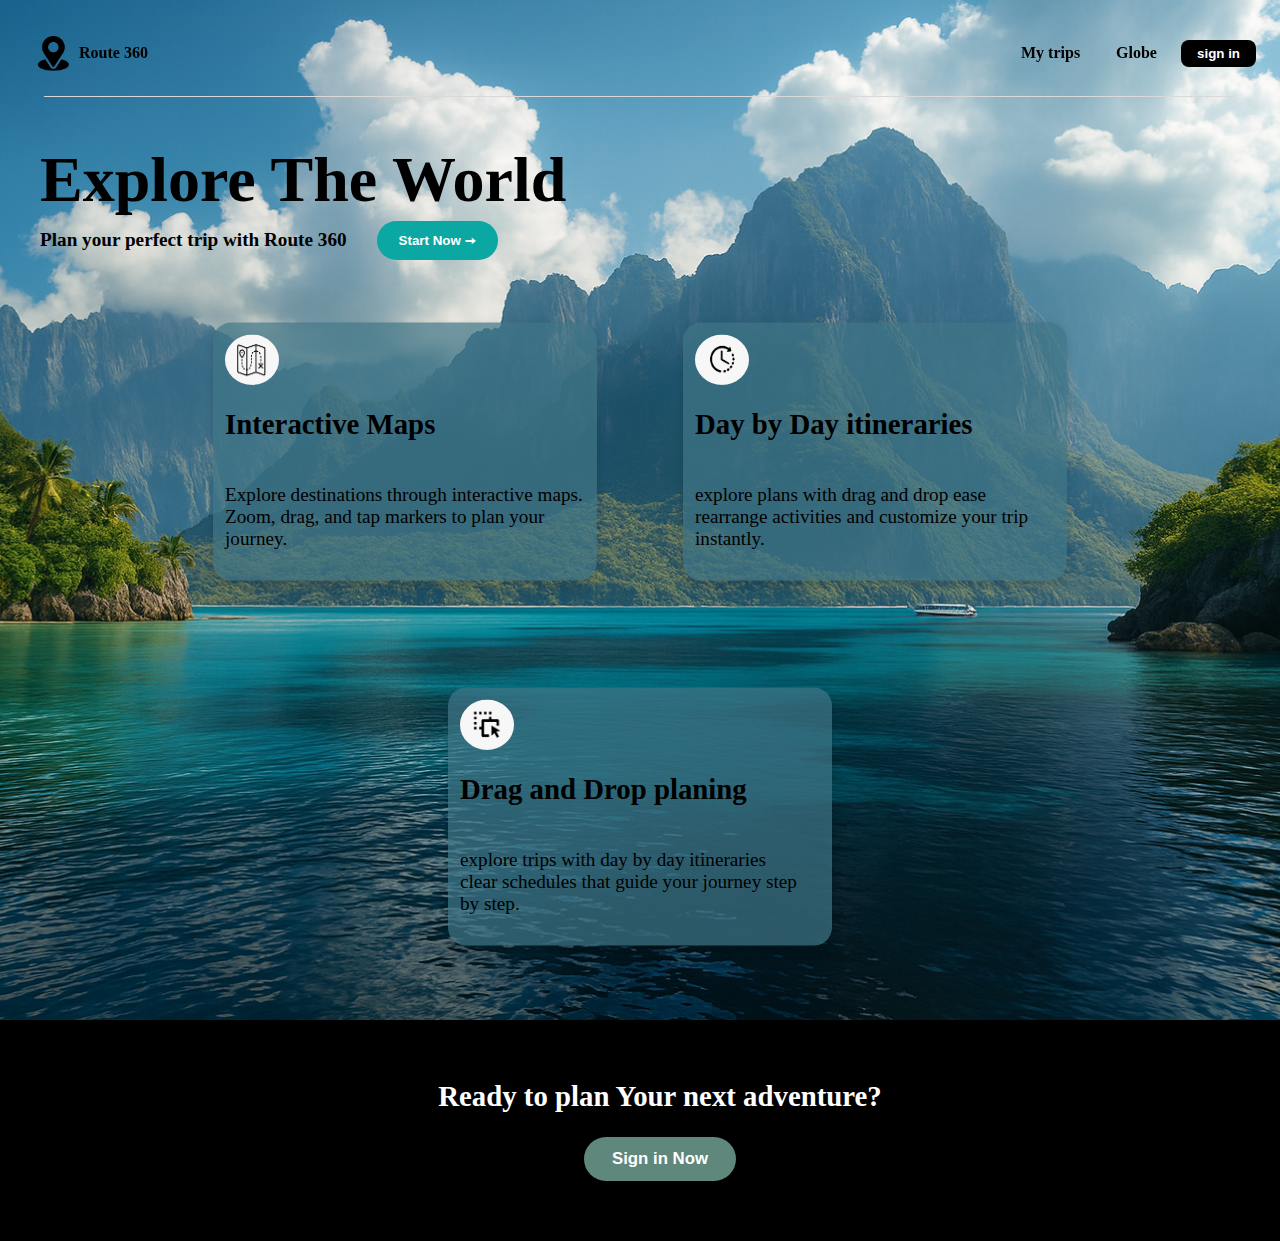
<file: src/index.html>
<!DOCTYPE html>
<html lang="en">
<head>
    <meta charset="UTF-8">
    <meta name="viewport" content="width=device-width, initial-scale=1.0">
    <link rel="stylesheet" href="style.css">
    <title>Route360</title>
</head>
<body>
    <section class="Homepage">
        <nav>
            <a href="#" class="Logo">
                <img src="Public/RouteLogo.png" width="35" height="35"/>
                <p>Route 360</p>
            </a>
            <div class="NavLinks">
                <a href="dashboard.html">My trips</a>
                <a href="globe.html">Globe</a>
                <button class="signInBtn" onclick="location.href='auth.html'">sign in</button>            </div>
        </nav>
        <div class="Intro">
            <h1>Explore The World</h1>
            <div class="Introsmall">
                <P>Plan your perfect trip with Route 360</P>
                <button onclick="location.href='dashboard.html'">Start Now ➙</button>
            </div>
        </div>
        <div id="cards">
            <div class="card">
                <img src="/src/Public/Cards/MapIcon.png" width="45" height="42">
                <h2>Interactive Maps</h2>
                <p>Explore destinations through interactive maps. <br /> Zoom, drag, and tap markers to plan your journey.</p>
            </div>
            <div class="card">
                <img src="/src/Public/Cards/Clock.png" width="45" height="42">
                <h2>Day by Day itineraries</h2>
                <p>
                    explore plans with drag and drop ease <br /> rearrange activities and customize your trip instantly.                </p>
            </div>
            <div class="card">
                <img src="/src/Public/Cards/DragnDrop.png" width="45">
                <h2>Drag and Drop planing</h2>
                <p>
                    explore trips with day by day itineraries <br /> clear schedules that guide your journey step by step.
                </p>
            </div>
        </div>
    </section>
            <footer class="HomepageFooter">
                <h2>Ready to plan Your next adventure?</h2>
                <button class="footerSignBtn" onclick="location.href='auth.html'" >Sign in Now</button>
            </footer>
</body>
</html>
</file>
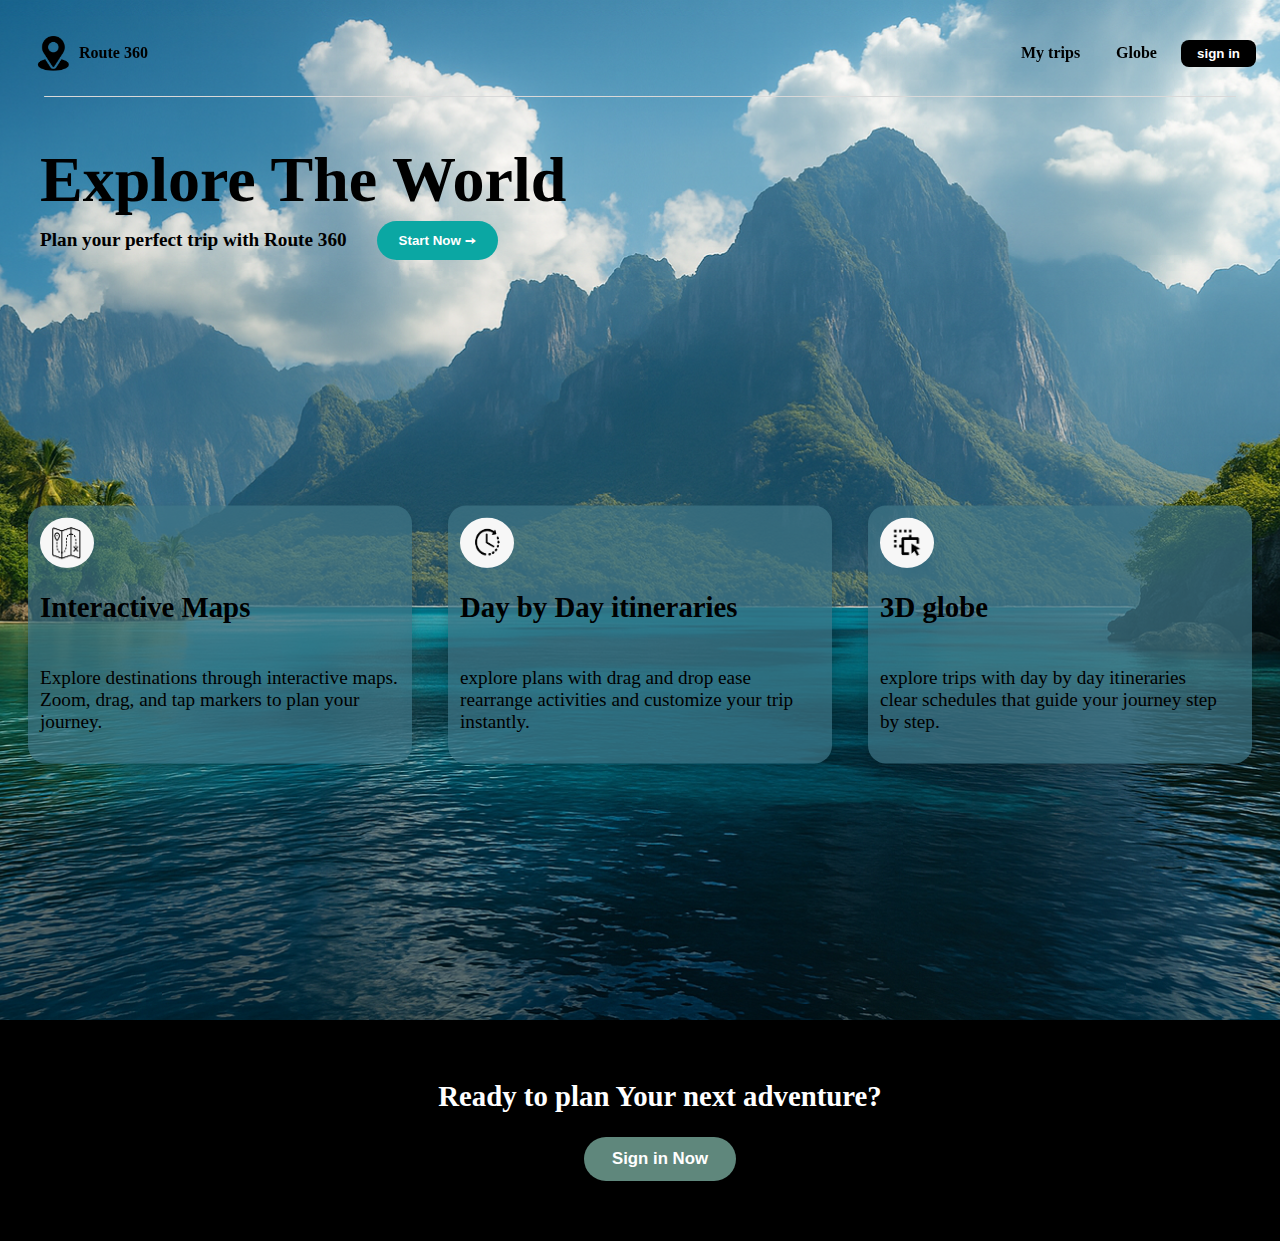
<file: src/HomePage/index.html>
<!DOCTYPE html>
<html lang="en">
<head>
    <meta charset="UTF-8">
    <meta name="viewport" content="width=device-width, initial-scale=1.0">
    <link rel="stylesheet" href="style.css">
    <title>Route360</title>
</head>
<body>
    <section class="Homepage">
        <nav>
            <a href="#" class="Logo">
                <img src="/src/Public/RouteLogo.png" width="35" height="35"/>
                <p>Route 360</p>
            </a>
            <div class="NavLinks">
                <a href="/src/trip page/trip.html">My trips</a>
                <a href="/src/Globe Page/globe.html">Globe</a>
                <button class="signInBtn" onclick="location.href='/src/Auth Page/auth.html'">sign in</button>            </div>
        </nav>
        <div class="Intro">
            <h1>Explore The World</h1>
            <div class="Introsmall">
                <P>Plan your perfect trip with Route 360</P>
                <button onclick="location.href='/src/Dashboard Page/dashboard.html'">Start Now ➙</button>
            </div>
        </div>
        <div id="cards">
            <div class="card">
                <img src="/src/Public/Cards/MapIcon.png" width="45" height="42">
                <h2>Interactive Maps</h2>
                <p>Explore destinations through interactive maps. <br /> Zoom, drag, and tap markers to plan your journey.</p>
            </div>
            <div class="card">
                <img src="/src/Public/Cards/Clock.png" width="45" height="42">
                <h2>Day by Day itineraries</h2>
                <p>
                    explore plans with drag and drop ease <br /> rearrange activities and customize your trip instantly.                </p>
            </div>
            <div class="card">
                <img src="/src/Public/Cards/DragnDrop.png" width="45">
                <h2>3D globe</h2>
                <p>
                    explore trips with day by day itineraries <br /> clear schedules that guide your journey step by step.
                </p>
            </div>
        </div>
    </section>
            <footer class="HomepageFooter">
                <h2>Ready to plan Your next adventure?</h2>
                <button class="footerSignBtn" onclick="location.href='/src/Auth Page/auth.html'" >Sign in Now</button>
            </footer>
</body>
</html>
</file>
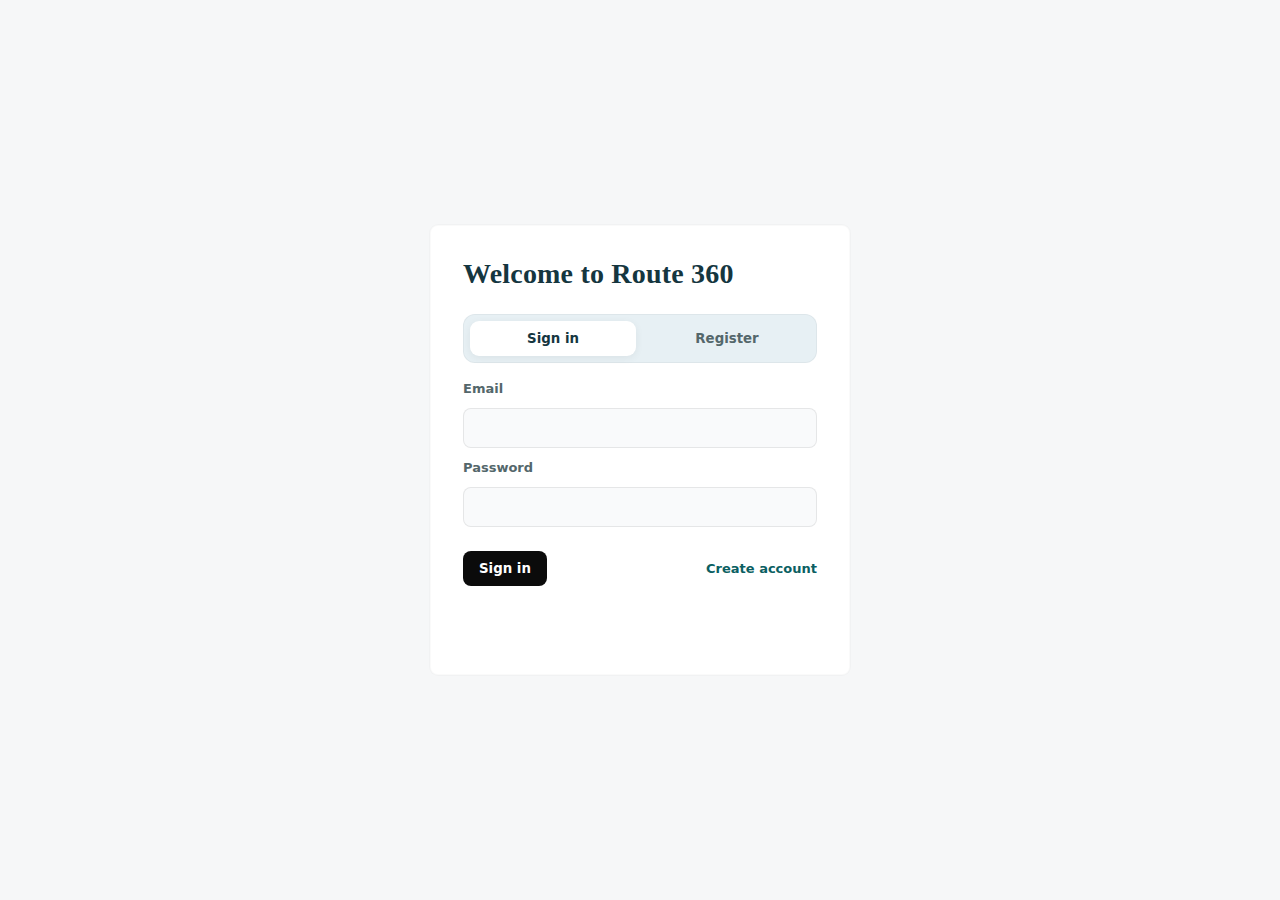
<file: src/auth.html>
<!doctype html>
<html lang="en">
<head>
  <meta charset="utf-8" />
  <meta name="viewport" content="width=device-width,initial-scale=1" />
  <title>Sign in or Register — Route 360</title>

  <!-- keep your css, but we'll override auth styles below -->
  <link rel="stylesheet" href="dashboard.css">

  <!-- auth override matching dashboard light theme -->
  <style>
    :root{
      --bg: #f6f7f8;
      --accent: #bcd6df;
      --card-bg: #e7f0f4;
      --text: #15363f;
      --muted: #54676b;
      --shadow-weak: rgba(0,0,0,0.06);
      --shadow-strong: rgba(0,0,0,0.28);
    }
    *{box-sizing:border-box;font-family:"Inter",system-ui,-apple-system,"Segoe UI",Roboto,sans-serif}
    body{
      margin:0; min-height:100vh; display:grid; place-items:center;
      background:var(--bg);
      color:var(--text);
      -webkit-font-smoothing:antialiased;
      -moz-osx-font-smoothing:grayscale;
    }
    .auth-main{width:100%; display:grid; place-items:center; padding:24px}
    .auth-card{
      width:min(420px, 94vw);
      background:#ffffff;
      border:1px solid rgba(0,0,0,0.02);
      border-radius:8px;
      padding:32px;
      box-shadow:0 0 0 1px rgba(0,0,0,0.02);
    }
    .auth-title{margin:0 0 24px; font-size:28px; font-weight:800; letter-spacing:.2px; font-family:"Merriweather",serif}
    .auth-tabs{
      display:flex; gap:8px; padding:6px;
      background:var(--card-bg); border:1px solid rgba(0,0,0,0.04);
      border-radius:12px; margin-bottom:18px;
    }
    .tab-btn{
      flex:1; padding:10px 12px; border-radius:9px; border:0;
      background:transparent; color:var(--muted); font-weight:600; cursor:pointer;
      transition:.15s ease;
    }
    .tab-btn.active{
      background:#ffffff;
      color:var(--text);
      box-shadow:0 2px 8px var(--shadow-weak);
    }
    .auth-form{display:grid; gap:12px; margin-top:6px}
    .label{font-size:13px; color:var(--muted); font-weight:600}
    .text-input{
      width:100%; padding:11px 12px; border-radius:8px;
      border:1px solid rgba(0,0,0,0.08); background:#f9fafb; color:var(--text);
      outline:none; transition:.15s ease; font-size:14px;
    }
    .text-input:focus{
      border-color:var(--accent);
      box-shadow:0 0 0 3px rgba(188,214,223,.2);
      background:#ffffff;
    }
    .auth-actions{
      display:flex; align-items:center; justify-content:space-between;
      margin-top:12px;
    }
    .btn{
      border:0; cursor:pointer; font-weight:700; color:white;
      padding:10px 16px; border-radius:8px;
      background:#0b0b0b;
      transition:.15s ease;
    }
    .btn:hover{filter:brightness(0.95)}
    .home-link{
      font-size:13px; color:#0b5f62; text-decoration:none; font-weight:600;
    }
    .home-link:hover{color:var(--text); text-decoration:underline}
    .muted.small{font-size:13px; color:var(--muted); min-height:18px}
    .hidden{display:none !important}
  </style>
</head>

<body>
  <main class="auth-main">
    <div class="auth-card" id="authCard">
      <h2 class="auth-title">Welcome to Route 360</h2>

      <!-- tab controls -->
      <div class="auth-tabs" role="tablist" aria-label="Authentication tabs">
        <button type="button" id="tabSignIn" class="tab-btn active" role="tab" aria-selected="true">Sign in</button>
        <button type="button" id="tabRegister" class="tab-btn" role="tab" aria-selected="false">Register</button>
      </div>

      <!-- Sign in form -->
      <form id="signInForm" class="auth-form" autocomplete="on" data-view="signin" novalidate>
        <label class="label" for="siEmail">Email</label>
        <input id="siEmail" name="email" class="text-input" type="email" autocomplete="email" required>

        <label class="label" for="siPassword">Password</label>
        <input id="siPassword" name="password" class="text-input" type="password" autocomplete="current-password" required>

        <div class="form-actions auth-actions">
          <button type="submit" class="btn">Sign in</button>
          <a class="home-link" id="gotoRegisterLink" href="#">Create account</a>
        </div>

        <p id="siMsg" class="muted small" aria-live="polite"></p>
      </form>

      <!-- Register form -->
      <form id="registerForm" class="auth-form hidden" autocomplete="on" data-view="register" novalidate>
        <label class="label" for="regName">Full name</label>
        <input id="regName" name="name" class="text-input" type="text" autocomplete="name" required>

        <label class="label" for="regEmail">Email</label>
        <input id="regEmail" name="email" class="text-input" type="email" autocomplete="email" required>

        <label class="label" for="regPassword">Password</label>
        <input id="regPassword" name="password" class="text-input" type="password" minlength="6" autocomplete="new-password" required>

        <div class="form-actions auth-actions">
          <button type="submit" class="btn">Register</button>
          <a class="home-link" id="gotoSignInLink" href="#">Have an account? Sign in</a>
        </div>

        <p id="regMsg" class="muted small" aria-live="polite"></p>
      </form>

    </div>
  </main>

  <!-- your helpers -->
  <script src="auth.js" defer></script>

  <!-- your logic unchanged -->
  <script defer>
    document.addEventListener('DOMContentLoaded', () => {
      const tabSignIn = document.getElementById('tabSignIn');
      const tabRegister = document.getElementById('tabRegister');
      const signInForm = document.getElementById('signInForm');
      const registerForm = document.getElementById('registerForm');
      const gotoRegisterLink = document.getElementById('gotoRegisterLink');
      const gotoSignInLink = document.getElementById('gotoSignInLink');

      const siEmail = document.getElementById('siEmail');
      const siPassword = document.getElementById('siPassword');
      const siMsg = document.getElementById('siMsg');

      const regName = document.getElementById('regName');
      const regEmail = document.getElementById('regEmail');
      const regPassword = document.getElementById('regPassword');
      const regMsg = document.getElementById('regMsg');

      function showView(view) {
        const isSignIn = view === 'signin';
        tabSignIn.classList.toggle('active', isSignIn);
        tabRegister.classList.toggle('active', !isSignIn);
        tabSignIn.setAttribute('aria-selected', isSignIn);
        tabRegister.setAttribute('aria-selected', !isSignIn);

        signInForm.classList.toggle('hidden', !isSignIn);
        registerForm.classList.toggle('hidden', isSignIn);

        siMsg.textContent = '';
        regMsg.textContent = '';
      }

      tabSignIn.addEventListener('click', (e) => { e.preventDefault(); showView('signin'); });
      tabRegister.addEventListener('click', (e) => { e.preventDefault(); showView('register'); });
      gotoRegisterLink.addEventListener('click', (e) => { e.preventDefault(); showView('register'); });
      gotoSignInLink.addEventListener('click', (e) => { e.preventDefault(); showView('signin'); });

      signInForm.addEventListener('submit', async (e) => {
        e.preventDefault();
        siMsg.textContent = '';

        const email = siEmail.value.trim().toLowerCase();
        const password = siPassword.value;

        const users = getAllUsers();
        const user = users.find(u => u.email === email);
        if (!user) { siMsg.textContent = 'No account found with that email.'; return; }

        try {
          const hash = await hashString(password);
          if (hash !== user.passwordHash) { siMsg.textContent = 'Incorrect password.'; return; }

          setCurrentUserId(user.id);
        window.location.replace('dashboard.html');
        } catch (err) {
          console.error(err);
          siMsg.textContent = 'Sign in failed — try again.';
        }
      });

      registerForm.addEventListener('submit', async (e) => {
        e.preventDefault();
        regMsg.textContent = '';

        const name = regName.value.trim();
        const email = regEmail.value.trim().toLowerCase();
        const password = regPassword.value;

        if (!name || !email || !password) {
          regMsg.textContent = 'Please provide name, email and password.';
          return;
        }

        try {
          const existing = getAllUsers();
          if (existing.some(u => u.email === email)) {
            regMsg.textContent = 'An account with this email already exists.';
            return;
          }

          const passwordHash = await hashString(password);
          const id = 'u_' + Date.now();
          const user = { id, name, email, passwordHash, createdAt: new Date().toISOString() };

          existing.push(user);
          saveAllUsers(existing);

          setCurrentUserId(id);
          window.location.href = 'dashboard.html';
        } catch (err) {
          console.error(err);
          regMsg.textContent = 'Registration failed — try again.';
        }
      });


      showView('signin');
    });
  </script>
</body>
</html>
</file>
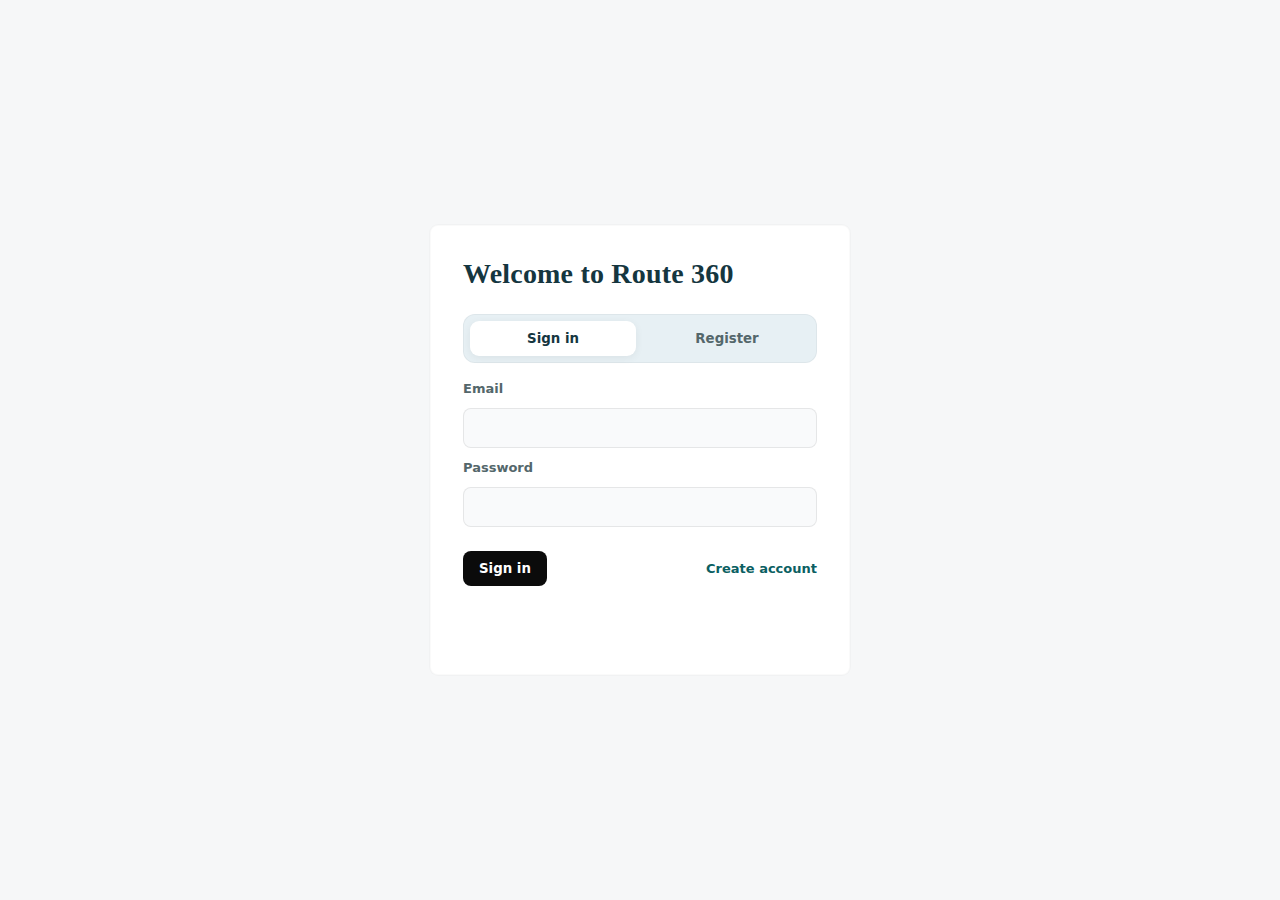
<file: src/dashboard.html>
<!doctype html>
<html lang="en">
<head>
  <meta charset="utf-8"/>
  <meta name="viewport" content="width=device-width,initial-scale=1"/>
  <title>Travel Dashboard</title>

  <!-- Google fonts -->
  <link href="https://fonts.googleapis.com/css2?family=Merriweather:wght@300;700;900&family=Inter:wght@300;400;600&display=swap" rel="stylesheet">

  <!-- Link to external CSS -->
  <link rel="stylesheet" href="dashboard.css">
</head>
<body>

  <div class="page" id="app">
    <header class="site-header">
      <div class="top-left">
        <a class="back" href="index.html">← Back</a>
      </div>

      <div class="top-actions">
        <a class="link-muted" href="#" id="tripsLink">My trips</a>
        <a class="link-muted" href="globe.html" id="globeLink">Globe</a>
        <button class="pill" id="openAdd">+ New trip</button>
      </div>
    </header>

    <main>
      <h1 class="page-title">Dashboard</h1>

      <section class="welcome" id="welcomeBanner">
        <h2 id="welcomeText" class="welcome-title">Welcome Back, Guest!</h2>
        <p id="welcomeSub" class="welcome-sub">You have 0 trips planned, 0 upcoming.</p>
      </section>

      <section>
        <div class="grid" id="tripsGrid">
          <!-- trip cards injected by JS -->
        </div>
      </section>
    </main>
  </div>

  <!-- Modal for add trip -->
  <div class="modal-backdrop" id="modal">
    <div class="modal" role="dialog" aria-modal="true" aria-labelledby="modalTitle">
      <h3 id="modalTitle" class="modal-title">Add new trip</h3>

      <div class="modal-body">
        <div class="modal-left">
          <label class="label">Cover image</label>
          <div class="img-preview" id="imgPreview">No image</div>
          <input class="file-input" type="file" id="coverInput" accept="image/*">
        </div>

        <div class="modal-right">
          <label class="label">Trip title</label>
          <input id="titleInput" class="text-input" type="text" placeholder="e.g. Trip to Tokyo and Kyoto">

          <div class="form-row">
            <div class="col">
              <label class="label">Start date</label>
              <input id="startDate" class="date-input" type="date">
            </div>
            <div class="col">
              <label class="label">End date</label>
              <input id="endDate" class="date-input" type="date">
            </div>
          </div>

          <div class="desc-row">
            <label class="label">Description</label>
            <textarea id="descInput" class="textarea" placeholder="Add details about the trip"></textarea>
          </div>
        </div>
      </div>

      <div class="form-actions">
        <button class="btn ghost" id="closeModal">Cancel</button>
        <button class="btn" id="saveTrip">Save trip</button>
      </div>
    </div>
  </div>

  <!-- Link external JS -->
<script src="auth.js" defer></script>
<script src="dashboard.js" defer></script>


</body>
</html>
</file>
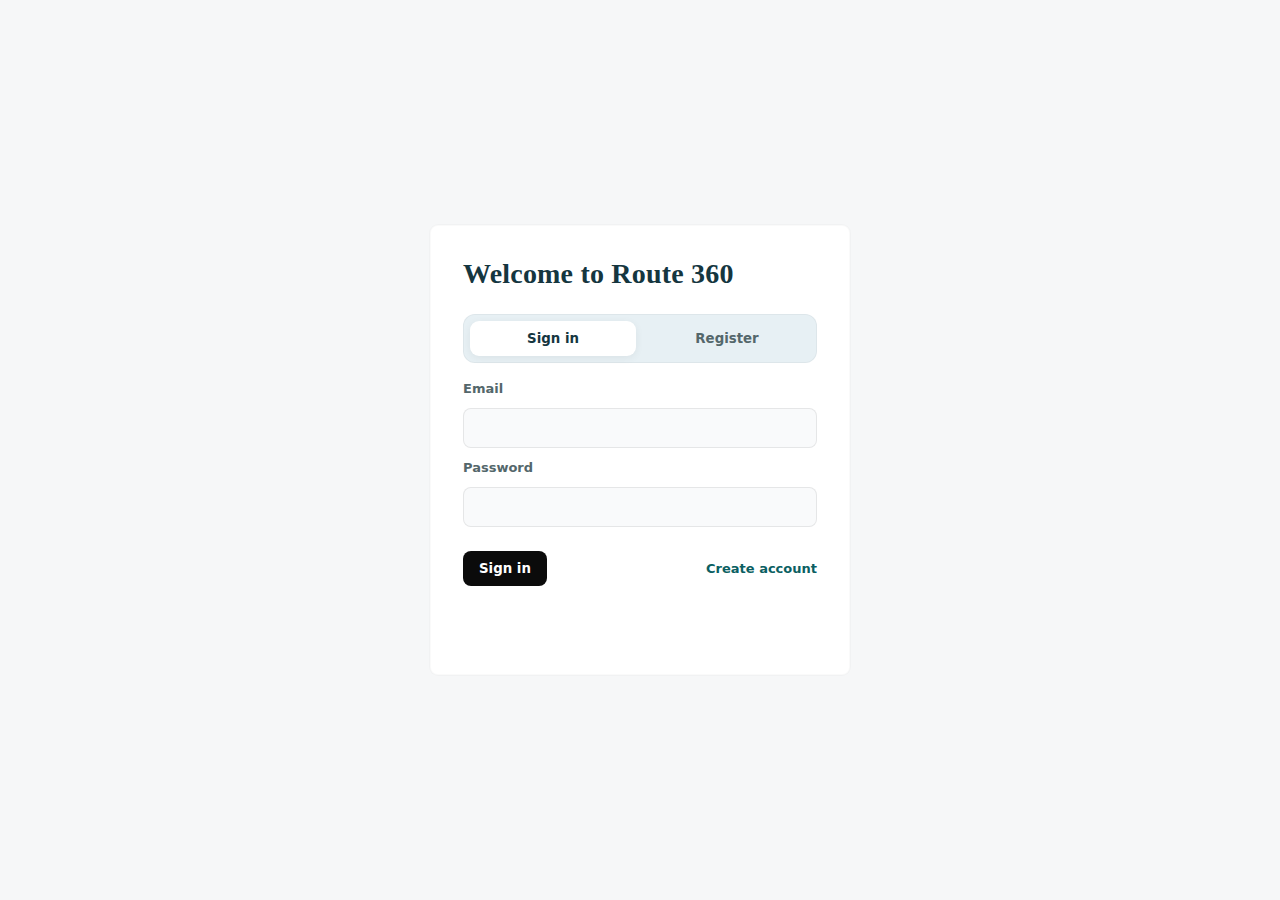
<file: src/trip.html>
<!doctype html>
<html lang="en">
<head>
  <meta charset="utf-8"/>
  <meta name="viewport" content="width=device-width,initial-scale=1"/>
  <title>Trip — Route 360</title>

  <link rel="stylesheet" href="dashboard.css">

  <style>
    body{background:#f6f7f8;}
    .trip-page{max-width:1100px;margin:0 auto;padding:18px 18px 40px;}
    .trip-header{display:flex;align-items:center;justify-content:space-between;padding:8px 0 16px;border-bottom:1px solid #e7e7e7;}
    .back-btn{background:#111;color:#fff;border:0;border-radius:999px;padding:6px 12px;cursor:pointer;font-size:12px}
    .top-actions{display:flex;gap:18px;align-items:center;font-size:14px}
    .top-actions a{color:#111;text-decoration:none}
    .pill{background:#111;color:#fff;border:0;border-radius:999px;padding:8px 12px;cursor:pointer}

    .hero{margin-top:18px;border-radius:14px;overflow:hidden;height:190px;background:#ddd}
    .hero img{width:100%;height:100%;object-fit:cover}

    .trip-card-wide{margin-top:14px;background:#fff;border-radius:14px;padding:18px;display:flex;align-items:center;justify-content:space-between;box-shadow:0 6px 18px rgba(0,0,0,.06);border:1px solid #eee}
    .trip-title{font-size:20px;font-weight:800;margin:0 0 6px}
    .trip-dates{font-size:13px;color:#555;display:flex;gap:6px;align-items:center}
    .loc-btn{background:#111;color:#fff;border:0;border-radius:999px;padding:8px 12px;cursor:pointer;font-size:12px}

    .main-panel{margin-top:18px;background:#fff;border-radius:14px;padding:18px;border:1px solid #eee;box-shadow:0 6px 18px rgba(0,0,0,.04)}
    .tabs{display:inline-flex;background:#f1f1f1;border-radius:999px;padding:6px;gap:6px}
    .tab{border:0;background:transparent;padding:8px 14px;border-radius:999px;cursor:pointer;font-weight:600;font-size:13px}
    .tab.active{background:#ddd}

    .content-grid{margin-top:18px;display:grid;grid-template-columns:1.1fr 1fr;gap:16px;align-items:start}
    .panel{background:#fff;border-radius:12px;padding:14px;border:1px solid #eee}
    .panel h3{margin:0 0 10px;font-size:16px}
    .muted{color:#777;font-size:13px}

    /* map placeholder */
    .map-box{height:320px;border-radius:10px;background:#e9f1fb;display:grid;place-items:center;border:2px solid #8b5cf6}
    .map-box img{width:70px;opacity:.7}

    .itinerary-item{
      background:#fafafa;border:1px solid #eee;border-radius:12px;
      padding:14px;margin-bottom:12px;display:flex;justify-content:space-between;align-items:center
    }
    .itinerary-item small{display:block;color:#777;margin-top:4px}

    .hide{display:none !important}
    @media (max-width: 850px){
      .content-grid{grid-template-columns:1fr}
      .hero{height:160px}
      .map-box{height:260px}
    }
  </style>
</head>

<body>
  <div class="trip-page">

    <!-- top bar -->
    <header class="trip-header">
      <button class="back-btn" id="backBtn">← Back</button>

      <div class="top-actions">
        <a href="dashboard.html">My trips</a>
        <a href="#" id="globeLink">Globe</a>
        <button class="pill" id="logoutBtn">sign out</button>
      </div>
    </header>

    <!-- hero cover -->
    <section class="hero">
      <img id="heroImg" src="" alt="Trip cover">
    </section>

    <!-- title + dates card -->
    <section class="trip-card-wide">
      <div>
        <h2 class="trip-title" id="tripTitle">Trip</h2>
        <div class="trip-dates" id="tripDates">Dates...</div>
      </div>
      <div style="display:flex;gap:8px;align-items:center">
        <button class="loc-btn" id="addLocationBtn">+ Location</button>
        <button class="loc-btn" id="editTripBtn">Edit Trip</button>
        <button class="loc-btn" id="deleteTripBtn">Delete Trip</button>
      </div>
    </section>

    <!-- tabs + content -->
    <section class="main-panel">
      <div class="tabs" role="tablist" aria-label="Trip tabs">
        <button class="tab active" data-tab="overview">overview</button>
        <button class="tab" data-tab="itinerary">Itinerary</button>
        <button class="tab" data-tab="map">Map</button>
      </div>

      <div class="content-grid">

        <!-- LEFT: dynamic tab content -->
        <div>
          <!-- Overview -->
          <div id="tab-overview">
            <div class="panel">
              <h3>Trip summary</h3>
              <div class="muted" id="overviewDates"></div>
              <div style="height:8px"></div>
              <div class="muted" id="overviewDesc"></div>
              <div style="height:14px"></div>
              <button class="loc-btn" id="overviewAddLoc">+ Location</button>
            </div>
          </div>

          <!-- Itinerary -->
          <div id="tab-itinerary" class="hide">
            <div class="panel">
              <h3>Full itinerary</h3>
              <div style="margin-bottom:12px">
                <button class="loc-btn" id="itineraryAddBtn">+ Add item</button>
                <div id="itineraryForm" class="hide" style="margin-top:12px">
                  <input id="itTitle" class="text-input" type="text" placeholder="What (e.g. Shopping at Market)">
                  <input id="itDate" class="date-input" type="date">
                  <input id="itNote" class="text-input" type="text" placeholder="Note (optional)">
                  <div style="height:8px"></div>
                  <div>
                    <button class="btn" id="saveItBtn">Add</button>
                    <button class="btn ghost" id="cancelItBtn">Cancel</button>
                  </div>
                </div>
              </div>
              <div id="itineraryList" class="muted">No itinerary yet.</div>
            </div>
          </div>

          <!-- Map -->
          <div id="tab-map" class="hide">
            <div class="panel">
              <h3>Map view</h3>
              <p class="muted">Add locations to see them on the map.</p>
              <button class="loc-btn" id="mapAddLoc">+ Location</button>
            </div>
            <div id="map" style="height:320px;border-radius:10px;"></div>

          </div>
        </div>

        <!-- RIGHT: map box (visible for overview + map tabs like your screenshots) -->
        <div id="rightMapPanel">
          <div class="map-box">
            <img src="Public/Cards/MapIcon.png" alt="map placeholder">
          </div>
          <div style="height:10px"></div>
          <button class="loc-btn" id="rightAddLoc">+ Location</button>
        </div>

      </div>
    </section>

  </div>
  <script>
  // your api key here
  window.GOOGLE_MAPS_API_KEY = "PASTE_YOUR_KEY_HERE";
</script>

  <script src="auth.js" defer></script>
  <script>
  // Bootstrap loader that installs google.maps.importLibrary
  (g => {
    let h, a, k, p = "The Google Maps JavaScript API",
      c = "google", l = "importLibrary",
      q = "__ib__", m = document, b = window;
    b = b[c] || (b[c] = {});
    const d = b.maps || (b.maps = {}), r = new Set(), e = new URLSearchParams(),
      u = () => h || (h = new Promise(async (f, n) => {
        await (a = m.createElement("script"));
        e.set("key", window.GOOGLE_MAPS_API_KEY);
        e.set("v", "weekly");
        e.set("loading", "async");
        e.set("callback", c + ".maps." + q);
        a.src = `https://maps.googleapis.com/maps/api/js?` + e;
        d[q] = f;
        a.onerror = () => n(Error(p + " could not load."));
        m.head.append(a);
      }));
    d[l] ? console.warn(p + " only loads once. Ignoring:", g)
         : d[l] = (f, ...n) => r.add(f) && u().then(() => d[l](f, ...n));
  })({});
</script>
  <script src="trip.js" defer></script>
</body>
</html>
</file>
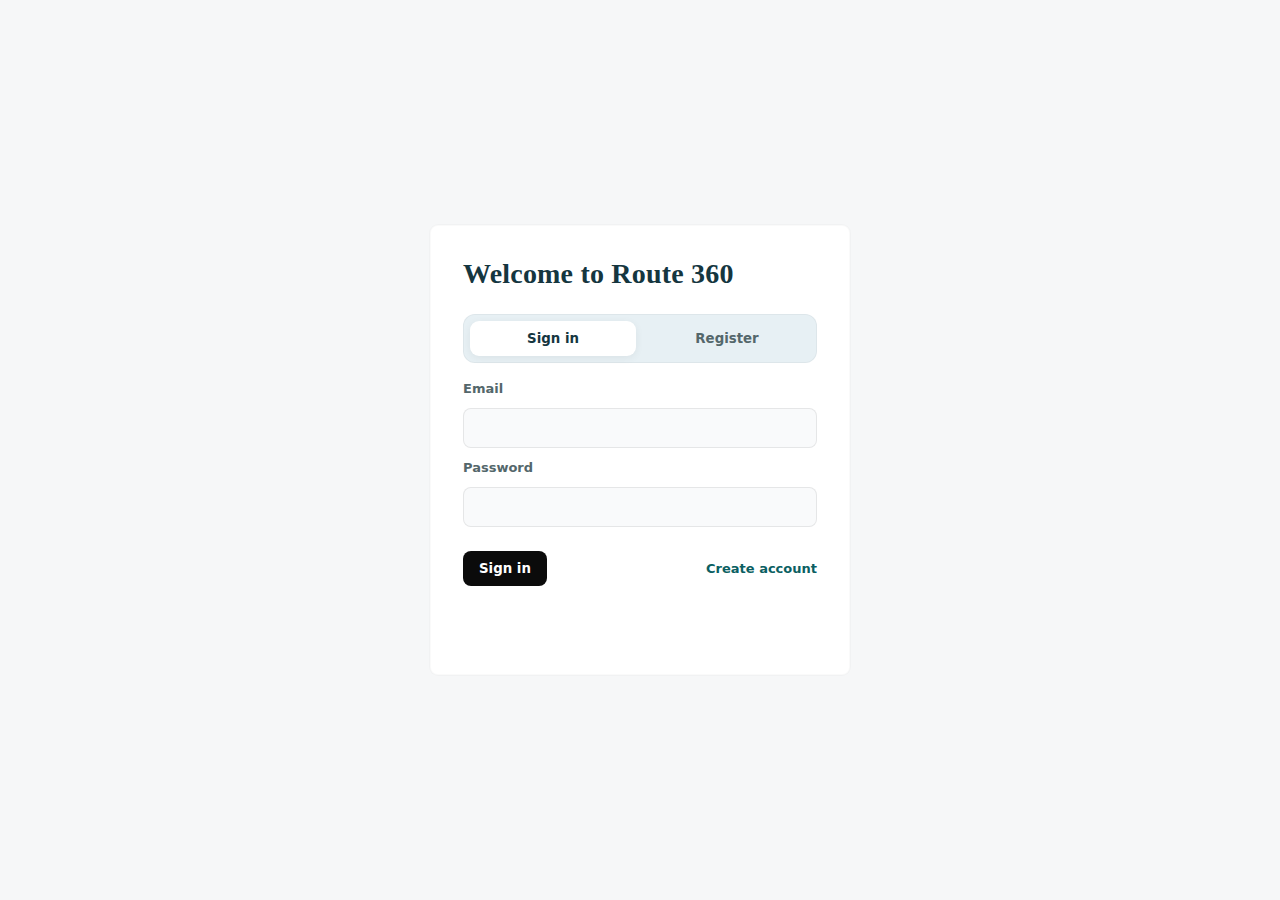
<file: src/Auth page/auth.html>
<!doctype html>
<html lang="en">
<head>
  <meta charset="utf-8" />
  <meta name="viewport" content="width=device-width,initial-scale=1" />
  <title>Sign in or Register — Route 360</title>

  <!-- dashboard styles (kept as-is) -->
  <link rel="stylesheet" href="/src/Dashboard page/dashboard.css">

  <!-- auth page styles (new external file) -->
  <link rel="stylesheet" href="auth.css">
</head>

<body>
  <main class="auth-main">
    <div class="auth-card" id="authCard">
      <h2 class="auth-title">Welcome to Route 360</h2>

      <!-- tab controls -->
      <div class="auth-tabs" role="tablist" aria-label="Authentication tabs">
        <button type="button" id="tabSignIn" class="tab-btn active" role="tab" aria-selected="true">Sign in</button>
        <button type="button" id="tabRegister" class="tab-btn" role="tab" aria-selected="false">Register</button>
      </div>

      <!-- Sign in form -->
      <form id="signInForm" class="auth-form" autocomplete="on" data-view="signin" novalidate>
        <label class="label" for="siEmail">Email</label>
        <input id="siEmail" name="email" class="text-input" type="email" autocomplete="email" required>

        <label class="label" for="siPassword">Password</label>
        <input id="siPassword" name="password" class="text-input" type="password" autocomplete="current-password" required>

        <div class="form-actions auth-actions">
          <button type="submit" class="btn">Sign in</button>
          <a class="home-link" id="gotoRegisterLink" href="#">Create account</a>
        </div>

        <p id="siMsg" class="muted small" aria-live="polite"></p>
      </form>

      <!-- Register form -->
      <form id="registerForm" class="auth-form hidden" autocomplete="on" data-view="register" novalidate>
        <label class="label" for="regName">Full name</label>
        <input id="regName" name="name" class="text-input" type="text" autocomplete="name" required>

        <label class="label" for="regEmail">Email</label>
        <input id="regEmail" name="email" class="text-input" type="email" autocomplete="email" required>

        <label class="label" for="regPassword">Password</label>
        <input id="regPassword" name="password" class="text-input" type="password" minlength="6" autocomplete="new-password" required>

        <div class="form-actions auth-actions">
          <button type="submit" class="btn">Register</button>
          <a class="home-link" id="gotoSignInLink" href="#">Have an account? Sign in</a>
        </div>

        <p id="regMsg" class="muted small" aria-live="polite"></p>
      </form>

    </div>
  </main>

  <!-- your helpers -->
  <script src="auth.js" defer></script>

  <!-- your logic unchanged -->
  <script defer>
    document.addEventListener('DOMContentLoaded', () => {
      const tabSignIn = document.getElementById('tabSignIn');
      const tabRegister = document.getElementById('tabRegister');
      const signInForm = document.getElementById('signInForm');
      const registerForm = document.getElementById('registerForm');
      const gotoRegisterLink = document.getElementById('gotoRegisterLink');
      const gotoSignInLink = document.getElementById('gotoSignInLink');

      const siEmail = document.getElementById('siEmail');
      const siPassword = document.getElementById('siPassword');
      const siMsg = document.getElementById('siMsg');

      const regName = document.getElementById('regName');
      const regEmail = document.getElementById('regEmail');
      const regPassword = document.getElementById('regPassword');
      const regMsg = document.getElementById('regMsg');

      function showView(view) {
        const isSignIn = view === 'signin';
        tabSignIn.classList.toggle('active', isSignIn);
        tabRegister.classList.toggle('active', !isSignIn);
        tabSignIn.setAttribute('aria-selected', isSignIn);
        tabRegister.setAttribute('aria-selected', !isSignIn);

        signInForm.classList.toggle('hidden', !isSignIn);
        registerForm.classList.toggle('hidden', isSignIn);

        siMsg.textContent = '';
        regMsg.textContent = '';
      }

      tabSignIn.addEventListener('click', (e) => { e.preventDefault(); showView('signin'); });
      tabRegister.addEventListener('click', (e) => { e.preventDefault(); showView('register'); });
      gotoRegisterLink.addEventListener('click', (e) => { e.preventDefault(); showView('register'); });
      gotoSignInLink.addEventListener('click', (e) => { e.preventDefault(); showView('signin'); });

      signInForm.addEventListener('submit', async (e) => {
        e.preventDefault();
        siMsg.textContent = '';

        const email = siEmail.value.trim().toLowerCase();
        const password = siPassword.value;

        const users = getAllUsers();
        const user = users.find(u => u.email === email);
        if (!user) { siMsg.textContent = 'No account found with that email.'; return; }

        try {
          const hash = await hashString(password);
          if (hash !== user.passwordHash) { siMsg.textContent = 'Incorrect password.'; return; }

          setCurrentUserId(user.id);
          window.location.replace('/src/Dashboard Page/dashboard.html');
        } catch (err) {
          console.error(err);
          siMsg.textContent = 'Sign in failed — try again.';
        }
      });

      registerForm.addEventListener('submit', async (e) => {
        e.preventDefault();
        regMsg.textContent = '';

        const name = regName.value.trim();
        const email = regEmail.value.trim().toLowerCase();
        const password = regPassword.value;

        if (!name || !email || !password) {
          regMsg.textContent = 'Please provide name, email and password.';
          return;
        }

        try {
          const existing = getAllUsers();
          if (existing.some(u => u.email === email)) {
            regMsg.textContent = 'An account with this email already exists.';
            return;
          }

          const passwordHash = await hashString(password);
          const id = 'u_' + Date.now();
          const user = { id, name, email, passwordHash, createdAt: new Date().toISOString() };

          existing.push(user);
          saveAllUsers(existing);

          setCurrentUserId(id);
          window.location.href = '/src/Dashboard Page/dashboard.html';
        } catch (err) {
          console.error(err);
          regMsg.textContent = 'Registration failed — try again.';
        }
      });

      showView('signin');
    });
  </script>
</body>
</html>
</file>
<file: src/style.css>
body {
    margin: 0;
    padding: 0;
    overflow-x: hidden; /* optional: prevents tiny horizontal scrollbars */
}

nav {
    display: flex;
    align-items: center;
    position: absolute;
    top: 20px;
    left: 24px;
    right: 24px;
    z-index: 200;
     gap: 16px;
}

nav::after {
    content: "";
    position: absolute;
    left: 20px;      
    right: 20px;     
    bottom: -10px;   
    height: 0.3px;     
    background: #D9D9D9; 
    pointer-events: none;
    border-radius: 2px;
}

.Logo {
    color: #000000;
    text-decoration: none;
    padding: 8px 12px;
    border-radius: 8px;
    font-weight: 600;
    transition: transform .14s ease, background .12s ease, box-shadow .12s ease, color .12s;
    will-change: transform, background;
    display: inline-block;
}

.NavLinks {
    margin-left: auto;           
    display: flex;
    gap: 12px;
    align-items: center;
}

.NavLinks a {
    color: #000000;
    text-decoration: none;
    padding: 8px 12px;
    border-radius: 8px;
    font-weight: 600;
    transition: transform .14s ease, background .12s ease, box-shadow .12s ease, color .12s;
    will-change: transform, background;
    display: inline-block;
}

.NavLinks a:hover {
    transition: transform .14s ease, color .12s ease;
    transform: scale(1.1)
}

.NavLinks button {
    background: #000000;
    color: #ffffff;
    padding: 6px 16px;
    border-radius: 8px;
    border: none;
    font-weight: 600;
    cursor: pointer;
    transition: background .12s ease, transform .12s ease;
}

.NavLinks button:hover {
    background: #1a1a1a;
    transform: scale(1.05);
}


.Logo {
    display: flex;
    align-items: center;
    gap: 8px;
}

.Homepage {
    min-height: 100vh;               
    display: flex;
    flex-direction: column;
    align-items: center;
    justify-content: center;        
    position: relative;
    background-image: url(/src/Public/HomepageBg.png);
    background-size: cover;
    background-repeat: no-repeat;
    background-position: center;
    padding: 80px 24px 40px;        
}

.Intro {
    position: absolute;
    top: 150px;          
    left: 40px;          
    
    display: flex;
    flex-direction: column;
    align-items: flex-start;  
    
    color: #000;
    max-width: 700px;
}

.Intro h1 {
    margin: 0;
    font-size: clamp(40px, 5vw, 70px);
    line-height: 0.95;
    font-weight: 700;
}

.Introsmall {
    margin-top: 10px;
    display: flex;
    flex-direction: row;
    align-items: center;
    gap: 16px;
    margin-bottom: 20px;

}

.Introsmall p {
    margin: 0;
    font-size: 1.2rem;
    font-weight: bold;
}

.Introsmall button {
    background: #0BA7A3;
    color: #fff;
    border: none;
    padding: 12px 22px;
    border-radius: 30px;
    font-weight: 600;
    cursor: pointer;
    margin-left: 14px;
}


.Introsmall button:hover {
    transition: transform .14s ease, color .12s ease;
    transform: scale(1.1)
}

#cards {
    display: flex;
    flex-direction: row;
    flex-wrap: wrap;
    gap: 150px;
    align-items: center;
    justify-content: center;
    margin-top: 208px;  
}


.card {
    display: flex;
    flex-direction: column;
    align-items: flex-start;
    background-color: #407587b4;
    padding: 10px;
    border-radius: 15px;
    box-shadow: 0 4px 8px rgba(0,0,0,0.15);
    flex: 0 1 300px;        
    max-width: 320px;
    transform: scale(1.2);
}


.card:hover {
    transition: transform .14s ease, color .12s ease;
    transform: scale(1.25);
    cursor: pointer;
}

.card img {
    border-radius: 100%;
}

.HomepageFooter {
    width: 100%;
    background: #000;
    color: #fff;
    padding: 60px 20px;

    display: flex;
    flex-direction: column;
    align-items: center;
    gap: 24px;
}

.HomepageFooter h2 {
    font-size: 1.8rem;
    margin: 0;
    text-align: center;
}

.footerSignBtn {
    background: #5F877C;
    color: #fff;
    border: none;
    padding: 12px 28px;
    border-radius: 30px;
    font-size: 1.05rem;
    font-weight: 600;
    cursor: pointer;
    transition: transform .12s ease, box-shadow .12s ease;
}

.footerSignBtn:hover {
    transform: translateY(-3px);
    box-shadow: 0 8px 20px rgba(0,0,0,0.25);
}
</file>
<file: src/HomePage/style.css>
body {
    margin: 0;
    padding: 0;
    overflow-x: hidden; /* optional: prevents tiny horizontal scrollbars */
}

nav {
    display: flex;
    align-items: center;
    position: absolute;
    top: 20px;
    left: 24px;
    right: 24px;
    z-index: 200;
     gap: 16px;
}

nav::after {
    content: "";
    position: absolute;
    left: 20px;      
    right: 20px;     
    bottom: -10px;   
    height: 0.3px;     
    background: #D9D9D9; 
    pointer-events: none;
    border-radius: 2px;
}

.Logo {
    color: #000000;
    text-decoration: none;
    padding: 8px 12px;
    border-radius: 8px;
    font-weight: 600;
    transition: transform .14s ease, background .12s ease, box-shadow .12s ease, color .12s;
    will-change: transform, background;
    display: inline-block;
}

.NavLinks {
    margin-left: auto;           
    display: flex;
    gap: 12px;
    align-items: center;
}

.NavLinks a {
    color: #000000;
    text-decoration: none;
    padding: 8px 12px;
    border-radius: 8px;
    font-weight: 600;
    transition: transform .14s ease, background .12s ease, box-shadow .12s ease, color .12s;
    will-change: transform, background;
    display: inline-block;
}

.NavLinks a:hover {
    transition: transform .14s ease, color .12s ease;
    transform: scale(1.1)
}

.NavLinks button {
    background: #000000;
    color: #ffffff;
    padding: 6px 16px;
    border-radius: 8px;
    border: none;
    font-weight: 600;
    cursor: pointer;
    transition: background .12s ease, transform .12s ease;
}

.NavLinks button:hover {
    background: #1a1a1a;
    transform: scale(1.05);
}


.Logo {
    display: flex;
    align-items: center;
    gap: 8px;
}

.Homepage {
    min-height: 100vh;               
    display: flex;
    flex-direction: column;
    align-items: center;
    justify-content: center;        
    position: relative;
    background-image: url(/src/Public/HomepageBg.png);
    background-size: cover;
    background-repeat: no-repeat;
    background-position: center;
    padding: 80px 24px 40px;        
}

.Intro {
    position: absolute;
    top: 150px;          
    left: 40px;          
    
    display: flex;
    flex-direction: column;
    align-items: flex-start;  
    
    color: #000;
    max-width: 700px;
}

.Intro h1 {
    margin: 0;
    font-size: clamp(40px, 5vw, 70px);
    line-height: 0.95;
    font-weight: 700;
}

.Introsmall {
    margin-top: 10px;
    display: flex;
    flex-direction: row;
    align-items: center;
    gap: 16px;
    margin-bottom: 20px;

}

.Introsmall p {
    margin: 0;
    font-size: 1.2rem;
    font-weight: bold;
}

.Introsmall button {
    background: #0BA7A3;
    color: #fff;
    border: none;
    padding: 12px 22px;
    border-radius: 30px;
    font-weight: 600;
    cursor: pointer;
    margin-left: 14px;
}


.Introsmall button:hover {
    transition: transform .14s ease, color .12s ease;
    transform: scale(1.1)
}

#cards {
    display: flex;
    flex-direction: row;
    flex-wrap: wrap;
    gap: 100px;
    align-items: center;
    justify-content: center;
    margin-top: 208px;  
}


.card {
    display: flex;
    flex-direction: column;
    align-items: flex-start;
    background-color: #407587b4;
    padding: 10px;
    border-radius: 15px;
    box-shadow: 0 4px 8px rgba(0,0,0,0.15);
    flex: 0 1 300px;        
    max-width: 320px;
    transform: scale(1.2);
}


.card:hover {
    transition: transform .14s ease, color .12s ease;
    transform: scale(1.25);
    cursor: pointer;
}

.card img {
    border-radius: 100%;
}

.HomepageFooter {
    width: 100%;
    background: #000;
    color: #fff;
    padding: 60px 20px;

    display: flex;
    flex-direction: column;
    align-items: center;
    gap: 24px;
}

.HomepageFooter h2 {
    font-size: 1.8rem;
    margin: 0;
    text-align: center;
}

.footerSignBtn {
    background: #5F877C;
    color: #fff;
    border: none;
    padding: 12px 28px;
    border-radius: 30px;
    font-size: 1.05rem;
    font-weight: 600;
    cursor: pointer;
    transition: transform .12s ease, box-shadow .12s ease;
}

.footerSignBtn:hover {
    transform: translateY(-3px);
    box-shadow: 0 8px 20px rgba(0,0,0,0.25);
}
</file>
<file: src/dashboard.css>
:root{
  --bg: #f6f7f8;
  --accent: #bcd6df;
  --card-bg: #e7f0f4;
  --text: #15363f;
  --muted: #54676b;
  --shadow-weak: rgba(0,0,0,0.06);
  --shadow-strong: rgba(0,0,0,0.28);
}

/* ---------- base ---------- */
html,body{height:100%}
body{
  margin:0;
  font-family: "Inter", system-ui, -apple-system, "Segoe UI", Roboto, "Helvetica Neue", Arial;
  background: var(--bg);
  color:var(--text);
  -webkit-font-smoothing:antialiased;
  -moz-osx-font-smoothing:grayscale;
}

/* ---------- index.html small styles ---------- */
.home-body{ padding:28px; }
.home-main{ max-width:820px; margin:0 auto; background:#fff; padding:28px; border-radius:8px; box-shadow:0 2px 8px rgba(0,0,0,0.04); }
.home-title{ margin:0 0 12px; font-family:"Merriweather",serif; font-weight:800; }
.home-desc{ margin:0 0 8px; color:var(--muted); }
.home-list{ margin-top:12px; }
.home-link{ color:#0b5f62; font-weight:600; text-decoration:none; }

/* ---------- page frame ---------- */
.page{
  max-width:1200px;
  margin:28px auto;
  background:white;
  padding:34px 48px;
  border-radius:6px;
  box-shadow: 0 0 0 1px rgba(0,0,0,0.02);
}

/* ---------- header ---------- */
.site-header{
  display:flex;
  align-items:center;
  justify-content:space-between;
  gap:16px;
}
.top-left{
  display:flex;
  gap:16px;
  align-items:center;
}
.back{
  background:#000;
  color:#fff;
  padding:6px 10px;
  border-radius:12px;
  font-size:13px;
  text-decoration:none;
  opacity:.9;
}

.page-title{
  font-family: "Merriweather", serif;
  font-weight:900;
  color:var(--text);
  margin:6px 0 18px;
  font-size:42px;
}

.top-actions{
  display:flex;
  gap:12px;
  align-items:center;
}
.pill{
  background:#0b0b0b;
  color:white;
  padding:8px 14px;
  border-radius:12px;
  font-weight:600;
  cursor:pointer;
  border: none;
}
.link-muted{ color: #0b5f62; text-decoration: none; font-weight:600; margin-right:8px; }

/* ---------- welcome banner ---------- */
.welcome{
  background:var(--accent);
  padding:28px;
  border-radius:18px;
  box-shadow: 0 8px 0 var(--shadow-weak);
  margin-bottom:34px;
}
.welcome-title{
  font-family: "Merriweather", serif;
  font-weight:900;
  font-size:36px;
  margin:0 0 8px;
  color: #0f2e33;
  cursor: pointer;
}
.welcome-sub{
  margin:0;
  color:var(--muted);
  font-size:18px;
  font-weight:500;
}

/* ---------- grid & cards ---------- */
.grid{
  display:grid;
  grid-template-columns: repeat(auto-fit, minmax(270px, 1fr));
  gap:34px;
  align-items:start;
}

.trip-card{
  background:transparent;
  border-radius:18px;
  overflow:visible;
}

.cover{
  width:100%;
  height:230px;
  border-radius:18px;
  overflow:hidden;
  position:relative;
  box-shadow: 0 6px 18px var(--shadow-weak);
}
.cover img{
  width:100%;
  height:100%;
  object-fit:cover;
  display:block;
}
.cover-title{
  position:absolute;
  left:18px;
  bottom:16px;
  font-family: "Merriweather", serif;
  font-weight:900;
  font-size:30px;
  color: #fff;
  text-shadow: 0 2px 0 rgba(0,0,0,0.55);
  letter-spacing: 0.6px;
}

.meta{
  margin-top:14px;
  background:var(--accent);
  padding:12px 16px;
  border-radius:14px;
  color:var(--text);
  box-shadow: 0 4px 0 rgba(0,0,0,0.03);
  font-weight:600;
}
.meta small{ display:block; font-size:12px; color:var(--muted); font-weight:500; margin-top:6px; }

/* ---------- modal ---------- */
.modal-backdrop{
  position:fixed;
  inset:0;
  background:rgba(0,0,0,0.45);
  display:none;           /* toggled by JS */
  align-items:center;
  justify-content:center;
  z-index:60;
  padding:20px;
}
.modal{
  width:100%;
  max-width:720px;
  background:white;
  border-radius:12px;
  padding:20px 22px;
  box-shadow: 0 16px 48px var(--shadow-strong);
}
.modal-title{
  margin:0 0 8px;
  font-family: "Merriweather", serif;
  font-weight:800;
  font-size:22px;
}

/* modal layout (moved from inline) */
.modal-body{
  display:flex;
  gap:14px;
  align-items:flex-start;
  margin-top:6px;
}
.modal-left{
  width:160px;
  display:flex;
  flex-direction:column;
  gap:8px;
}
.modal-right{
  flex:1;
  display:flex;
  flex-direction:column;
  gap:10px;
}
.label{ display:block; font-size:13px; color:var(--muted); }

/* inputs */
.file-input{ margin-top:8px; }
.text-input, .date-input, .textarea{
  width:100%;
  padding:10px 12px;
  border-radius:8px;
  border:1px solid #e6eef1;
  font-size:14px;
  outline:none;
  box-sizing:border-box;
}
.textarea{ min-height:90px; resize:vertical; }

/* form row for dates */
.form-row{
  display:flex;
  gap:12px;
  margin-top:4px;
}
.col{ flex:1; }

/* buttons */
.form-actions{
  display:flex;
  gap:10px;
  justify-content:flex-end;
  margin-top:14px;
}
.btn{
  border:none;
  background:#0b0b0b;
  color:white;
  padding:10px 14px;
  border-radius:10px;
  cursor:pointer;
  font-weight:700;
}
.btn.ghost{
  background:transparent;
  color:var(--text);
  border:1px solid #ddd;
}

.img-preview{
  height: 140px;          /* fixed height so image can't expand the modal */
  border-radius: 10px;
  overflow: hidden;       /* image stays clipped */
  display: grid;
  place-items: center;
  background: #f3f4f6;
}
.img-preview img{
  width: 100%;
  height: 100%;
  object-fit: cover;
  display: block;
}

.map-view {
  height: 320px;
  border-radius: 10px;
  margin-top: 12px;
}

/* responsive tweaks */
@media (max-width:900px){
  .modal-body{ flex-direction:column; }
  .modal-left{ width:100%; flex-direction:row; align-items:center; gap:12px; }
  .img-preview{ width:120px; height:80px; }
}
@media (max-width:540px){
  .page{ padding:20px; }
  .page-title{ font-size:30px; }
  .welcome-title{ font-size:26px; }
  .cover{ height:180px; }
}

/* Trip css */

/* ---------- Modal base ---------- */
.modal {
  position: fixed;
  inset: 0;
  background: rgba(0,0,0,.35);
  display: grid;
  place-items: center;
  z-index: 99999;
}

.modal.hide { display: none !important; }

.modal__card {
  width: min(520px, 92vw);
  background: #fff;
  border-radius: 14px;
  padding: 16px;
  box-shadow: 0 10px 30px rgba(0,0,0,.2);
}

.modal__title {
  margin: 0 0 10px;
  font-size: 18px;
}

.modal__actions {
  margin-top: 10px;
  display: flex;
  gap: 8px;
  justify-content: flex-end;
}

/* ---------- Autocomplete dropdown ---------- */
.autocomplete {
  position: relative;
}

.autocomplete__list {
  position: absolute;
  top: 100%;
  left: 0;
  right: 0;
  background: white;
  border: 1px solid #ddd;
  border-top: none;
  max-height: 220px;
  overflow-y: auto;
  z-index: 100000;
  list-style: none;
  margin: 0;
  padding: 0;
}

.autocomplete__list li {
  padding: 10px;
  cursor: pointer;
  font-size: 14px;
}

.autocomplete__list li:hover {
  background: #f5f5f5;
}

.map-view {
  height: 320px;
  border-radius: 10px;
}

/* overview & map lists */
.overview-locations,
.map-locations {
  margin-top: 12px;
  display: flex;
  flex-direction: column;
  gap: 8px;
}

.location-chip {
  border-radius: 999px;
  background: #f5f5f5;
  border: 1px solid #eee;
  padding: 8px 12px;
  font-size: 13px;
  display: flex;
  justify-content: space-between;
  align-items: center;
  cursor: pointer;
}

.location-chip__name {
  font-weight: 600;
}

.location-chip__meta {
  color: #777;
  font-size: 12px;
}

/* ✅ MAP TAB = FULL MAP ONLY */
.content-grid.map-only {
  grid-template-columns: 1fr !important;
}

/* hide LEFT column only when map-only is active */
.content-grid.map-only #leftColumn {
  display: none !important;
}

/* make map column stretch full width */
.content-grid.map-only #rightMapPanel {
  grid-column: 1 / -1;
  width: 100%;
}

.location-chip {
  border-radius: 16px;
  background: #f7f7f8;
  border: 1px solid #eee;
  padding: 10px 12px;
  font-size: 13px;
  display: flex;
  justify-content: space-between;
  align-items: center;
  cursor: pointer;
  gap: 10px;
  transition: transform .08s ease, background .15s ease;
}
.location-chip:hover {
  background: #f1f1f4;
  transform: translateY(-1px);
}

.location-chip__left {
  display: flex;
  flex-direction: column;
  gap: 2px;
}

.location-chip__actions {
  display: flex;
  gap: 6px;
  flex-shrink: 0;
}

.chip-action {
  border: 0;
  padding: 6px 8px;
  border-radius: 999px;
  font-size: 11px;
  cursor: pointer;
  font-weight: 700;
}

.chip-action--edit {
  background: #111;
  color: #fff;
}

.chip-action--delete {
  background: #fff;
  color: #111;
  border: 1px solid #ddd;
}
.chip-action--delete:hover {
  background: #ffe8ea;
  border-color: #ffb3ba;
}
</file>
<file: src/Dashboard page/dashboard.css>
:root{
  --bg: #f6f7f8;
  --accent: #bcd6df;
  --card-bg: #e7f0f4;
  --text: #15363f;
  --muted: #54676b;
  --shadow-weak: rgba(0,0,0,0.06);
  --shadow-strong: rgba(0,0,0,0.28);
}

/* ---------- base ---------- */
html,body{height:100%}
body{
  margin:0;
  font-family: "Inter", system-ui, -apple-system, "Segoe UI", Roboto, "Helvetica Neue", Arial;
  background: var(--bg);
  color:var(--text);
  -webkit-font-smoothing:antialiased;
  -moz-osx-font-smoothing:grayscale;
}

/* ---------- index.html small styles ---------- */
.home-body{ padding:28px; }
.home-main{ max-width:820px; margin:0 auto; background:#fff; padding:28px; border-radius:8px; box-shadow:0 2px 8px rgba(0,0,0,0.04); }
.home-title{ margin:0 0 12px; font-family:"Merriweather",serif; font-weight:800; }
.home-desc{ margin:0 0 8px; color:var(--muted); }
.home-list{ margin-top:12px; }
.home-link{ color:#0b5f62; font-weight:600; text-decoration:none; }

/* ---------- page frame ---------- */
.page{
  max-width:1200px;
  margin:28px auto;
  background:white;
  padding:34px 48px;
  border-radius:6px;
  box-shadow: 0 0 0 1px rgba(0,0,0,0.02);
}

/* ---------- header ---------- */
.site-header{
  display:flex;
  align-items:center;
  justify-content:space-between;
  gap:16px;
}
.top-left{
  display:flex;
  gap:16px;
  align-items:center;
}
.back{
  background:#000;
  color:#fff;
  padding:6px 10px;
  border-radius:12px;
  font-size:13px;
  text-decoration:none;
  opacity:.9;
}

.page-title{
  font-family: "Merriweather", serif;
  font-weight:900;
  color:var(--text);
  margin:6px 0 18px;
  font-size:42px;
}

.top-actions{
  display:flex;
  gap:12px;
  align-items:center;
}
.pill{
  background:#0b0b0b;
  color:white;
  padding:8px 14px;
  border-radius:12px;
  font-weight:600;
  cursor:pointer;
  border: none;
}
.link-muted{ color: #0b5f62; text-decoration: none; font-weight:600; margin-right:8px; }

/* ---------- welcome banner ---------- */
.welcome{
  background:var(--accent);
  padding:28px;
  border-radius:18px;
  box-shadow: 0 8px 0 var(--shadow-weak);
  margin-bottom:34px;
}
.welcome-title{
  font-family: "Merriweather", serif;
  font-weight:900;
  font-size:36px;
  margin:0 0 8px;
  color: #0f2e33;
  cursor: pointer;
}
.welcome-sub{
  margin:0;
  color:var(--muted);
  font-size:18px;
  font-weight:500;
}

/* ---------- grid & cards ---------- */
.grid{
  display:grid;
  grid-template-columns: repeat(auto-fit, minmax(270px, 1fr));
  gap:34px;
  align-items:start;
}

.trip-card{
  background:transparent;
  border-radius:18px;
  overflow:visible;
}

.cover{
  width:100%;
  height:230px;
  border-radius:18px;
  overflow:hidden;
  position:relative;
  box-shadow: 0 6px 18px var(--shadow-weak);
}
.cover img{
  width:100%;
  height:100%;
  object-fit:cover;
  display:block;
}
.cover-title{
  position:absolute;
  left:18px;
  bottom:16px;
  font-family: "Merriweather", serif;
  font-weight:900;
  font-size:30px;
  color: #fff;
  text-shadow: 0 2px 0 rgba(0,0,0,0.55);
  letter-spacing: 0.6px;
}

.meta{
  margin-top:14px;
  background:var(--accent);
  padding:12px 16px;
  border-radius:14px;
  color:var(--text);
  box-shadow: 0 4px 0 rgba(0,0,0,0.03);
  font-weight:600;
}
.meta small{ display:block; font-size:12px; color:var(--muted); font-weight:500; margin-top:6px; }

/* ---------- modal ---------- */
.modal-backdrop{
  position:fixed;
  inset:0;
  background:rgba(0,0,0,0.45);
  display:none;           /* toggled by JS */
  align-items:center;
  justify-content:center;
  z-index:60;
  padding:20px;
}
.modal{
  width:100%;
  max-width:720px;
  background:white;
  border-radius:12px;
  padding:20px 22px;
  box-shadow: 0 16px 48px var(--shadow-strong);
}
.modal-title{
  margin:0 0 8px;
  font-family: "Merriweather", serif;
  font-weight:800;
  font-size:22px;
}

/* modal layout (moved from inline) */
.modal-body{
  display:flex;
  gap:14px;
  align-items:flex-start;
  margin-top:6px;
}
.modal-left{
  width:160px;
  display:flex;
  flex-direction:column;
  gap:8px;
}
.modal-right{
  flex:1;
  display:flex;
  flex-direction:column;
  gap:10px;
}
.label{ display:block; font-size:13px; color:var(--muted); }

/* inputs */
.file-input{ margin-top:8px; }
.text-input, .date-input, .textarea{
  width:100%;
  padding:10px 12px;
  border-radius:8px;
  border:1px solid #e6eef1;
  font-size:14px;
  outline:none;
  box-sizing:border-box;
}
.textarea{ min-height:90px; resize:vertical; }

/* form row for dates */
.form-row{
  display:flex;
  gap:12px;
  margin-top:4px;
}
.col{ flex:1; }

/* buttons */
.form-actions{
  display:flex;
  gap:10px;
  justify-content:flex-end;
  margin-top:14px;
}
.btn{
  border:none;
  background:#0b0b0b;
  color:white;
  padding:10px 14px;
  border-radius:10px;
  cursor:pointer;
  font-weight:700;
}
.btn.ghost{
  background:transparent;
  color:var(--text);
  border:1px solid #ddd;
}

.img-preview{
  height: 140px;          /* fixed height so image can't expand the modal */
  border-radius: 10px;
  overflow: hidden;       /* image stays clipped */
  display: grid;
  place-items: center;
  background: #f3f4f6;
}
.img-preview img{
  width: 100%;
  height: 100%;
  object-fit: cover;
  display: block;
}

.map-view {
  height: 320px;
  border-radius: 10px;
  margin-top: 12px;
}

/* responsive tweaks */
@media (max-width:900px){
  .modal-body{ flex-direction:column; }
  .modal-left{ width:100%; flex-direction:row; align-items:center; gap:12px; }
  .img-preview{ width:120px; height:80px; }
}
@media (max-width:540px){
  .page{ padding:20px; }
  .page-title{ font-size:30px; }
  .welcome-title{ font-size:26px; }
  .cover{ height:180px; }
}

/* Trip css */

/* ---------- Modal base ---------- */
.modal {
  position: fixed;
  inset: 0;
  background: rgba(0,0,0,.35);
  display: grid;
  place-items: center;
  z-index: 99999;
}

.modal.hide { display: none !important; }

.modal__card {
  width: min(520px, 92vw);
  background: #fff;
  border-radius: 14px;
  padding: 16px;
  box-shadow: 0 10px 30px rgba(0,0,0,.2);
}

.modal__title {
  margin: 0 0 10px;
  font-size: 18px;
}

.modal__actions {
  margin-top: 10px;
  display: flex;
  gap: 8px;
  justify-content: flex-end;
}

/* ---------- Autocomplete dropdown ---------- */
.autocomplete {
  position: relative;
}

.autocomplete__list {
  position: absolute;
  top: 100%;
  left: 0;
  right: 0;
  background: white;
  border: 1px solid #ddd;
  border-top: none;
  max-height: 220px;
  overflow-y: auto;
  z-index: 100000;
  list-style: none;
  margin: 0;
  padding: 0;
}

.autocomplete__list li {
  padding: 10px;
  cursor: pointer;
  font-size: 14px;
}

.autocomplete__list li:hover {
  background: #f5f5f5;
}

.map-view {
  height: 320px;
  border-radius: 10px;
}

/* overview & map lists */
.overview-locations,
.map-locations {
  margin-top: 12px;
  display: flex;
  flex-direction: column;
  gap: 8px;
}

.location-chip {
  border-radius: 999px;
  background: #f5f5f5;
  border: 1px solid #eee;
  padding: 8px 12px;
  font-size: 13px;
  display: flex;
  justify-content: space-between;
  align-items: center;
  cursor: pointer;
}

.location-chip__name {
  font-weight: 600;
}

.location-chip__meta {
  color: #777;
  font-size: 12px;
}

/* ✅ MAP TAB = FULL MAP ONLY */
.content-grid.map-only {
  grid-template-columns: 1fr !important;
}

/* hide LEFT column only when map-only is active */
.content-grid.map-only #leftColumn {
  display: none !important;
}

/* make map column stretch full width */
.content-grid.map-only #rightMapPanel {
  grid-column: 1 / -1;
  width: 100%;
}

.location-chip {
  border-radius: 16px;
  background: #f7f7f8;
  border: 1px solid #eee;
  padding: 10px 12px;
  font-size: 13px;
  display: flex;
  justify-content: space-between;
  align-items: center;
  cursor: pointer;
  gap: 10px;
  transition: transform .08s ease, background .15s ease;
}
.location-chip:hover {
  background: #f1f1f4;
  transform: translateY(-1px);
}

.location-chip__left {
  display: flex;
  flex-direction: column;
  gap: 2px;
}

.location-chip__actions {
  display: flex;
  gap: 6px;
  flex-shrink: 0;
}

.chip-action {
  border: 0;
  padding: 6px 8px;
  border-radius: 999px;
  font-size: 11px;
  cursor: pointer;
  font-weight: 700;
}

.chip-action--edit {
  background: #111;
  color: #fff;
}

.chip-action--delete {
  background: #fff;
  color: #111;
  border: 1px solid #ddd;
}
.chip-action--delete:hover {
  background: #ffe8ea;
  border-color: #ffb3ba;
}
</file>
<file: src/Auth page/auth.css>
:root{
  --bg: #f6f7f8;
  --accent: #bcd6df;
  --card-bg: #e7f0f4;
  --text: #15363f;
  --muted: #54676b;
  --shadow-weak: rgba(0,0,0,0.06);
  --shadow-strong: rgba(0,0,0,0.28);
}

*{
  box-sizing:border-box;
  font-family:"Inter",system-ui,-apple-system,"Segoe UI",Roboto,sans-serif;
}

body{
  margin:0;
  min-height:100vh;
  display:grid;
  place-items:center;
  background:var(--bg);
  color:var(--text);
  -webkit-font-smoothing:antialiased;
  -moz-osx-font-smoothing:grayscale;
}

.auth-main{
  width:100%;
  display:grid;
  place-items:center;
  padding:24px;
}

.auth-card{
  width:min(420px, 94vw);
  background:#ffffff;
  border:1px solid rgba(0,0,0,0.02);
  border-radius:8px;
  padding:32px;
  box-shadow:0 0 0 1px rgba(0,0,0,0.02);
}

.auth-title{
  margin:0 0 24px;
  font-size:28px;
  font-weight:800;
  letter-spacing:.2px;
  font-family:"Merriweather",serif;
}

.auth-tabs{
  display:flex;
  gap:8px;
  padding:6px;
  background:var(--card-bg);
  border:1px solid rgba(0,0,0,0.04);
  border-radius:12px;
  margin-bottom:18px;
}

.tab-btn{
  flex:1;
  padding:10px 12px;
  border-radius:9px;
  border:0;
  background:transparent;
  color:var(--muted);
  font-weight:600;
  cursor:pointer;
  transition:.15s ease;
}

.tab-btn.active{
  background:#ffffff;
  color:var(--text);
  box-shadow:0 2px 8px var(--shadow-weak);
}

.auth-form{
  display:grid;
  gap:12px;
  margin-top:6px;
}

.label{
  font-size:13px;
  color:var(--muted);
  font-weight:600;
}

.text-input{
  width:100%;
  padding:11px 12px;
  border-radius:8px;
  border:1px solid rgba(0,0,0,0.08);
  background:#f9fafb;
  color:var(--text);
  outline:none;
  transition:.15s ease;
  font-size:14px;
}

.text-input:focus{
  border-color:var(--accent);
  box-shadow:0 0 0 3px rgba(188,214,223,.2);
  background:#ffffff;
}

.auth-actions{
  display:flex;
  align-items:center;
  justify-content:space-between;
  margin-top:12px;
}

.btn{
  border:0;
  cursor:pointer;
  font-weight:700;
  color:white;
  padding:10px 16px;
  border-radius:8px;
  background:#0b0b0b;
  transition:.15s ease;
}

.btn:hover{
  filter:brightness(0.95);
}

.home-link{
  font-size:13px;
  color:#0b5f62;
  text-decoration:none;
  font-weight:600;
}

.home-link:hover{
  color:var(--text);
  text-decoration:underline;
}

.muted.small{
  font-size:13px;
  color:var(--muted);
  min-height:18px;
}

.hidden{
  display:none !important;
}
</file>
